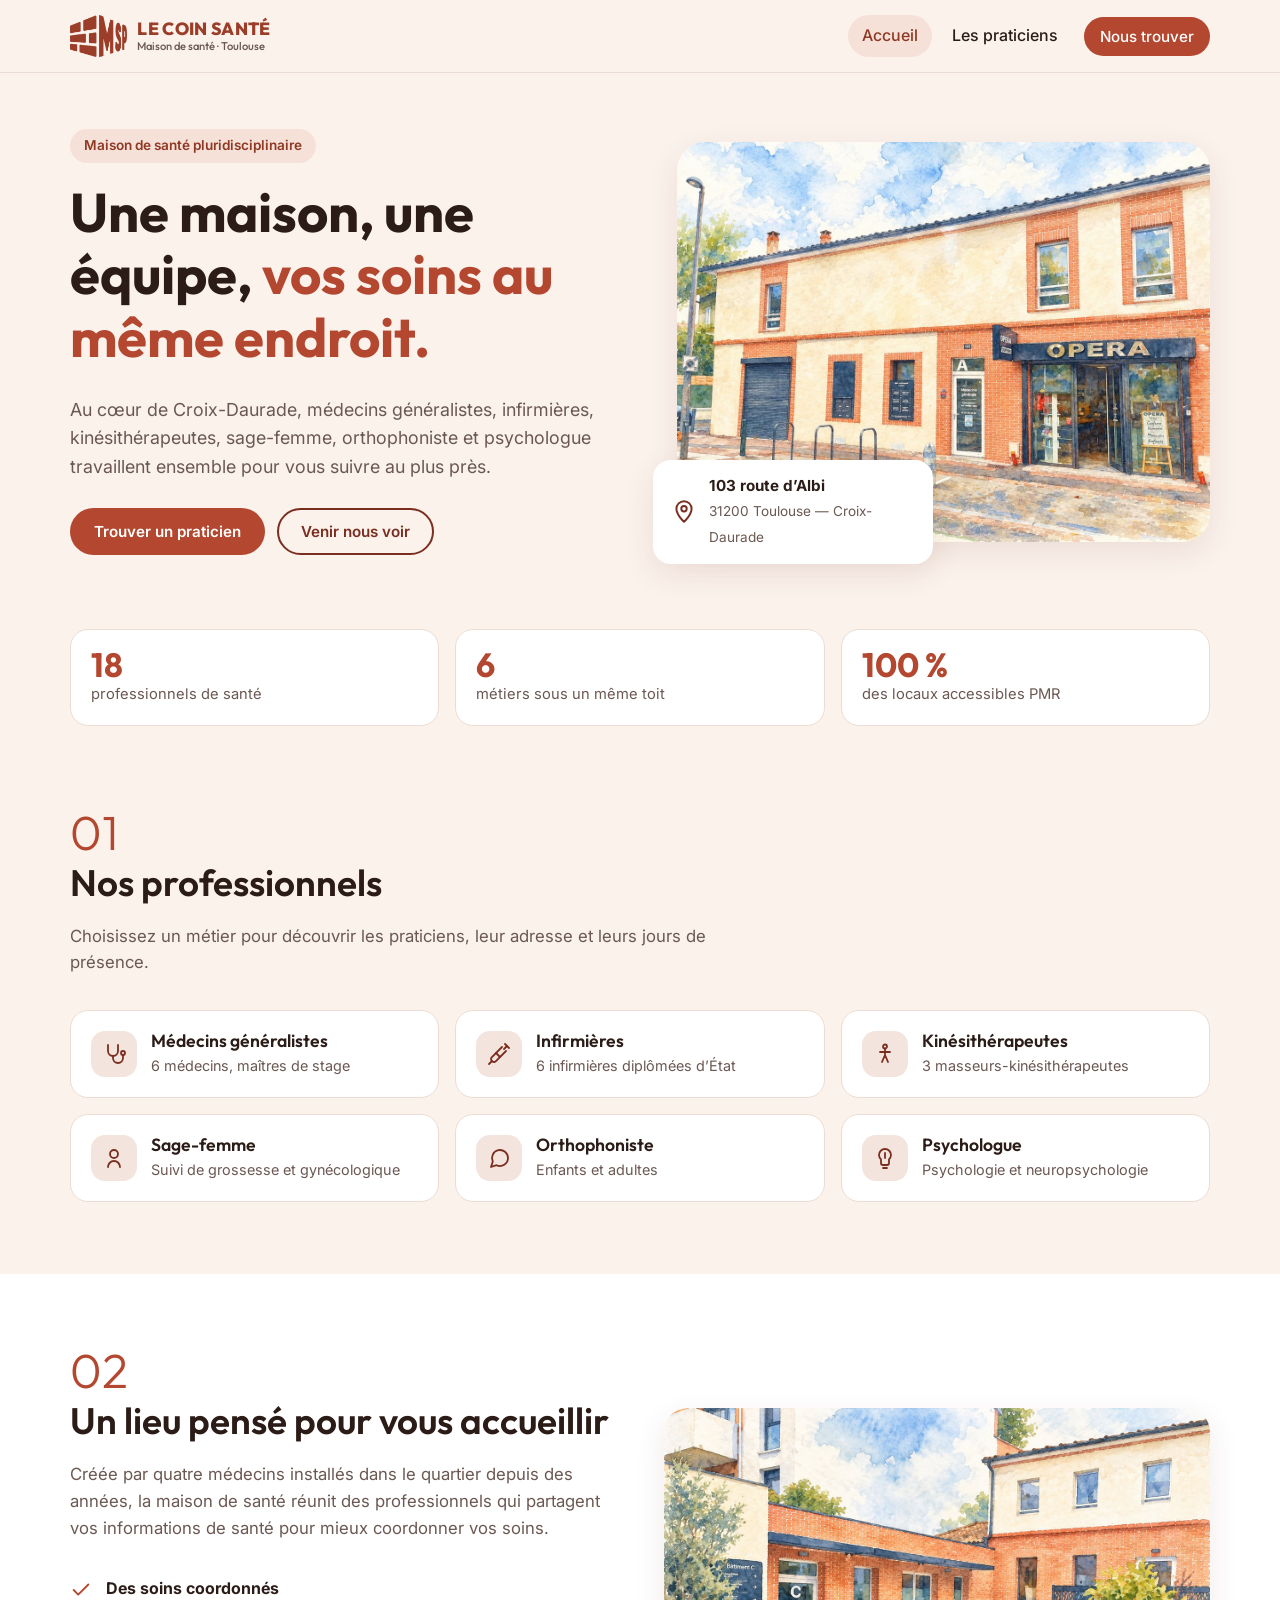
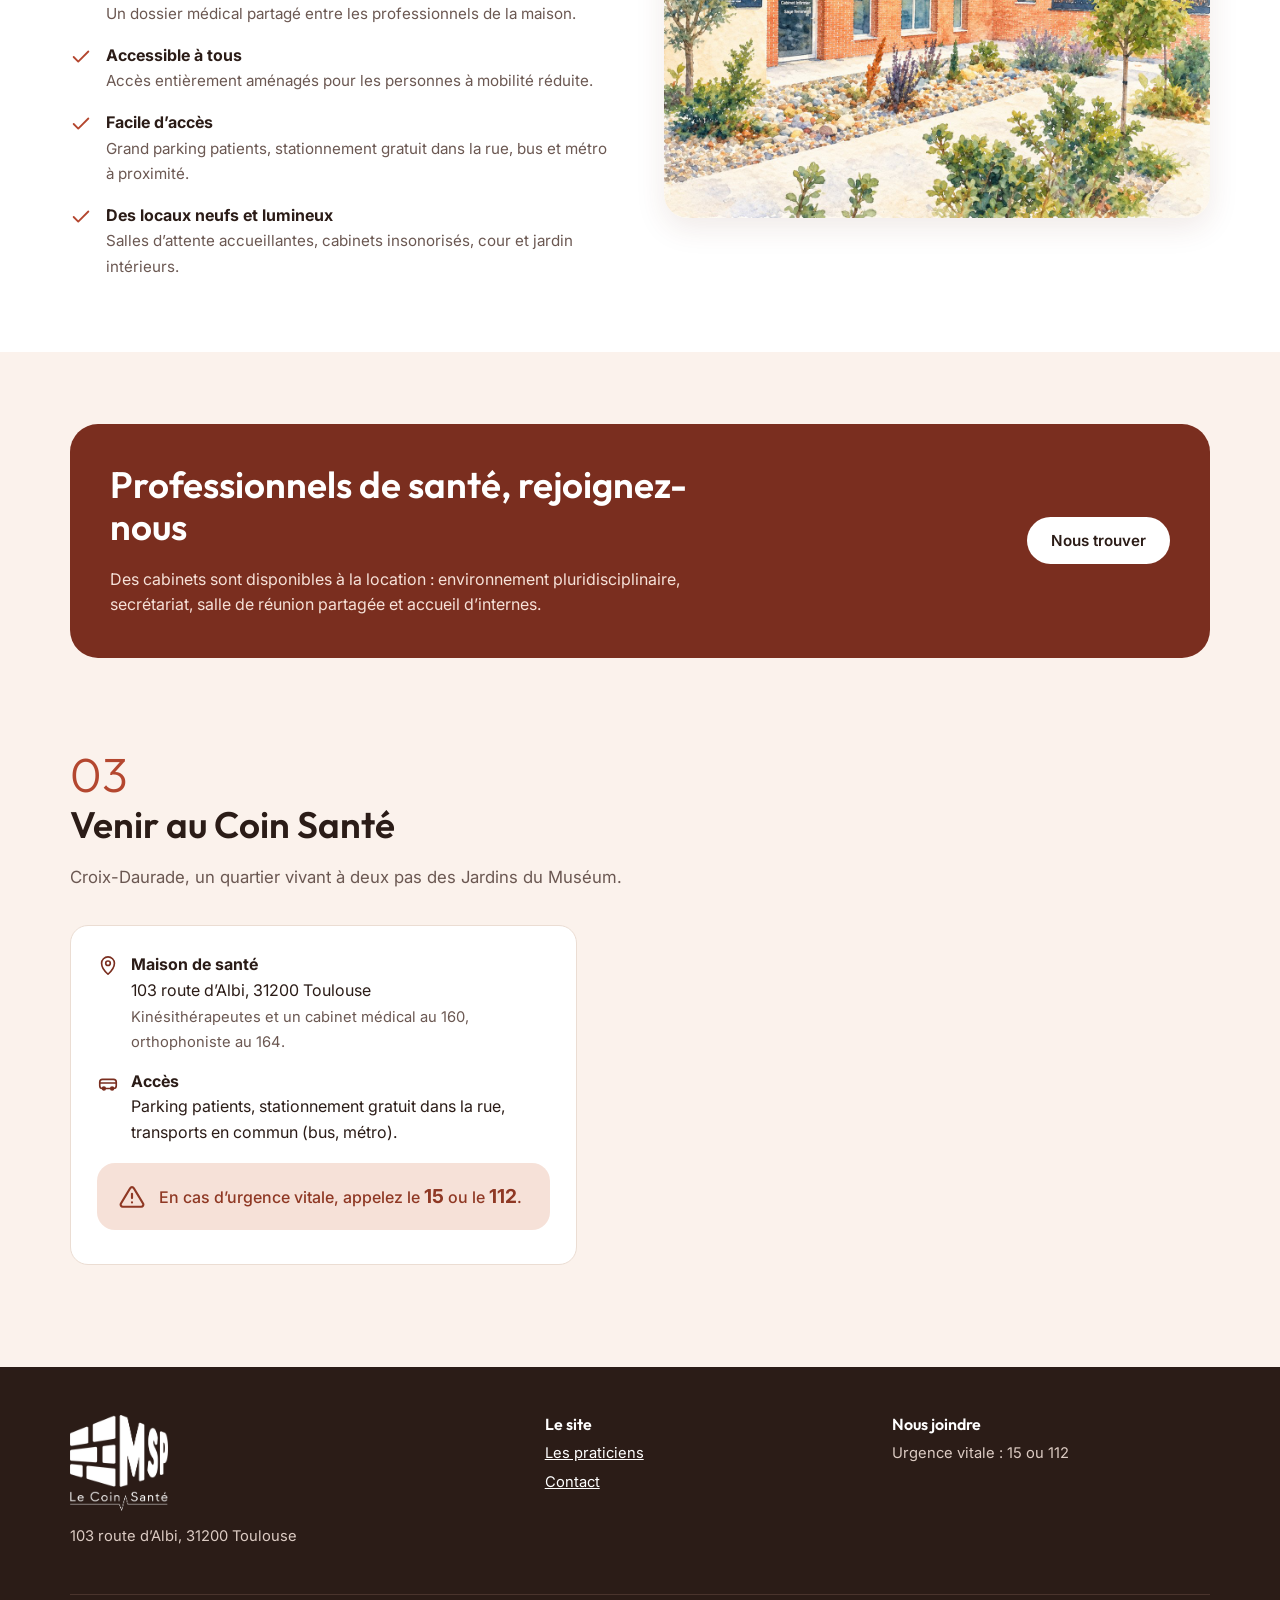
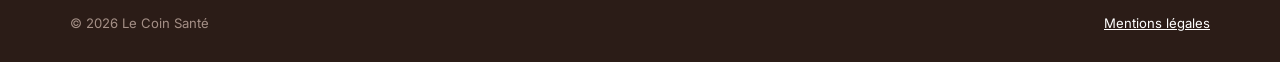
<file: index.html>
<!doctype html>
<html lang="fr">
<head>
  <meta charset="utf-8">
  <meta name="viewport" content="width=device-width, initial-scale=1">
  <title>Le Coin Santé — Maison de santé pluridisciplinaire, Toulouse Croix-Daurade</title>
  <meta name="description" content="Maison de santé pluridisciplinaire au 103 route d’Albi à Toulouse (Croix-Daurade) : médecins généralistes, infirmières, kinésithérapeutes, sage-femme, orthophoniste et psychologue.">
  <link rel="icon" href="assets/favicon.png" type="image/png">
  <link rel="preconnect" href="https://fonts.googleapis.com">
  <link rel="preconnect" href="https://fonts.gstatic.com" crossorigin>
  <link href="https://fonts.googleapis.com/css2?family=Inter:wght@400;500;600&family=Outfit:wght@300;500;600;700;800&display=swap" rel="stylesheet">
  <link rel="stylesheet" href="css/style.css">
</head>
<body>
<a class="lien-evitement" href="#contenu">Aller au contenu</a>

<header class="entete">
  <div class="conteneur">
    <a class="marque" href="index.html">
      <img src="assets/logo-symbole.png" alt="" width="218" height="160">
      <span class="marque-texte">LE COIN SANTÉ<small>Maison de santé · Toulouse</small></span>
    </a>
    <button class="burger" aria-label="Menu" aria-expanded="false" aria-controls="nav">
      <svg width="26" height="26" viewBox="0 0 24 24" fill="none" stroke="currentColor" stroke-width="2" stroke-linecap="round"><path d="M4 7h16M4 12h16M4 17h16"/></svg>
    </button>
    <nav class="nav" id="nav">
      <a href="index.html" aria-current="page">Accueil</a>
      <a href="praticiens.html">Les praticiens</a>
      <a class="btn btn-plein" href="contact.html">Nous trouver</a>
    </nav>
  </div>
</header>

<main id="contenu">

  <section class="hero">
    <div class="conteneur">
      <div>
        <span class="surtitre">Maison de santé pluridisciplinaire</span>
        <h1>Une maison, une équipe, <span class="accent">vos soins au même endroit.</span></h1>
        <p class="chapo">Au cœur de Croix-Daurade, médecins généralistes, infirmières, kinésithérapeutes, sage-femme, orthophoniste et psychologue travaillent ensemble pour vous suivre au plus près.</p>
        <div class="hero-actions">
          <a class="btn btn-plein" href="praticiens.html">Trouver un praticien</a>
          <a class="btn btn-contour" href="#acces">Venir nous voir</a>
        </div>
      </div>
      <div class="hero-visuel">
        <img src="assets/img/facade-aquarelle.jpg" alt="Aquarelle de la façade du Coin Santé, au 103 route d’Albi" width="1200" height="900">
        <div class="hero-carte">
          <svg class="ico" width="26" height="26" viewBox="0 0 24 24" fill="none" stroke="currentColor" stroke-width="1.8" stroke-linecap="round" stroke-linejoin="round" aria-hidden="true"><path d="M12 21s7-6.2 7-12a7 7 0 0 0-14 0c0 5.8 7 12 7 12z"/><circle cx="12" cy="9" r="2.5"/></svg>
          <div><strong>103 route d’Albi</strong><span>31200 Toulouse — Croix-Daurade</span></div>
        </div>
      </div>
    </div>
  </section>

  <section class="chiffres" aria-label="La maison en chiffres">
    <div class="conteneur">
      <div class="chiffre"><b>18</b><span>professionnels de santé</span></div>
      <div class="chiffre"><b>6</b><span>métiers sous un même toit</span></div>
      <div class="chiffre"><b>100 %</b><span>des locaux accessibles PMR</span></div>
    </div>
  </section>

  <section class="section">
    <div class="conteneur">
      <div class="section-tete">
        <span class="numero">01</span>
        <h2>Nos professionnels</h2>
        <p>Choisissez un métier pour découvrir les praticiens, leur adresse et leurs jours de présence.</p>
      </div>
      <div class="metiers">
        <a class="metier" href="praticiens.html#medecins">
          <span class="pastille"><svg width="24" height="24" viewBox="0 0 24 24" fill="none" stroke="currentColor" stroke-width="1.8" stroke-linecap="round" stroke-linejoin="round" aria-hidden="true"><path d="M6 3v6a5 5 0 0 0 10 0V3"/><path d="M11 14v2a5 5 0 0 0 10 0v-3"/><circle cx="21" cy="11" r="2"/></svg></span>
          <div><h3>Médecins généralistes</h3><p>6 médecins, maîtres de stage</p></div>
        </a>
        <a class="metier" href="praticiens.html#infirmiers">
          <span class="pastille"><svg width="24" height="24" viewBox="0 0 24 24" fill="none" stroke="currentColor" stroke-width="1.8" stroke-linecap="round" stroke-linejoin="round" aria-hidden="true"><path d="m18 2 4 4"/><path d="m17 7 3-3"/><path d="M19 9 8.7 19.3a2.4 2.4 0 0 1-3.4 0l-.6-.6a2.4 2.4 0 0 1 0-3.4L15 5"/><path d="m9 11 4 4"/><path d="m5 19-3 3"/></svg></span>
          <div><h3>Infirmières</h3><p>6 infirmières diplômées d’État</p></div>
        </a>
        <a class="metier" href="praticiens.html#kines">
          <span class="pastille"><svg width="24" height="24" viewBox="0 0 24 24" fill="none" stroke="currentColor" stroke-width="1.8" stroke-linecap="round" stroke-linejoin="round" aria-hidden="true"><circle cx="12" cy="4.5" r="2"/><path d="M12 7v6l-3 7M12 13l3 7M7 10h10"/></svg></span>
          <div><h3>Kinésithérapeutes</h3><p>3 masseurs-kinésithérapeutes</p></div>
        </a>
        <a class="metier" href="praticiens.html#sages-femmes">
          <span class="pastille"><svg width="24" height="24" viewBox="0 0 24 24" fill="none" stroke="currentColor" stroke-width="1.8" stroke-linecap="round" stroke-linejoin="round" aria-hidden="true"><circle cx="12" cy="8" r="4"/><path d="M6 21a6 6 0 0 1 12 0"/></svg></span>
          <div><h3>Sage-femme</h3><p>Suivi de grossesse et gynécologique</p></div>
        </a>
        <a class="metier" href="praticiens.html#orthophonistes">
          <span class="pastille"><svg width="24" height="24" viewBox="0 0 24 24" fill="none" stroke="currentColor" stroke-width="1.8" stroke-linecap="round" stroke-linejoin="round" aria-hidden="true"><path d="M21 12a8 8 0 0 1-11.5 7.2L4 21l1.8-5.5A8 8 0 1 1 21 12z"/></svg></span>
          <div><h3>Orthophoniste</h3><p>Enfants et adultes</p></div>
        </a>
        <a class="metier" href="praticiens.html#psychologues">
          <span class="pastille"><svg width="24" height="24" viewBox="0 0 24 24" fill="none" stroke="currentColor" stroke-width="1.8" stroke-linecap="round" stroke-linejoin="round" aria-hidden="true"><path d="M12 3a6 6 0 0 0-6 6c0 2 .9 3.2 2 4.3V17a2 2 0 0 0 2 2h4a2 2 0 0 0 2-2v-3.7c1.1-1.1 2-2.3 2-4.3a6 6 0 0 0-6-6z"/><path d="M10 22h4M12 7v5"/></svg></span>
          <div><h3>Psychologue</h3><p>Psychologie et neuropsychologie</p></div>
        </a>
      </div>
    </div>
  </section>

  <section class="section" style="background: var(--surface);">
    <div class="conteneur deux-colonnes">
      <div>
        <div class="section-tete">
          <span class="numero">02</span>
          <h2>Un lieu pensé pour vous accueillir</h2>
          <p>Créée par quatre médecins installés dans le quartier depuis des années, la maison de santé réunit des professionnels qui partagent vos informations de santé pour mieux coordonner vos soins.</p>
        </div>
        <ul class="atouts">
          <li><svg class="ico" width="22" height="22" viewBox="0 0 24 24" fill="none" stroke="currentColor" stroke-width="2" stroke-linecap="round" stroke-linejoin="round" aria-hidden="true"><path d="M20 6 9 17l-5-5"/></svg>
            <div><strong>Des soins coordonnés</strong><span>Un dossier médical partagé entre les professionnels de la maison.</span></div></li>
          <li><svg class="ico" width="22" height="22" viewBox="0 0 24 24" fill="none" stroke="currentColor" stroke-width="2" stroke-linecap="round" stroke-linejoin="round" aria-hidden="true"><path d="M20 6 9 17l-5-5"/></svg>
            <div><strong>Accessible à tous</strong><span>Accès entièrement aménagés pour les personnes à mobilité réduite.</span></div></li>
          <li><svg class="ico" width="22" height="22" viewBox="0 0 24 24" fill="none" stroke="currentColor" stroke-width="2" stroke-linecap="round" stroke-linejoin="round" aria-hidden="true"><path d="M20 6 9 17l-5-5"/></svg>
            <div><strong>Facile d’accès</strong><span>Grand parking patients, stationnement gratuit dans la rue, bus et métro à proximité.</span></div></li>
          <li><svg class="ico" width="22" height="22" viewBox="0 0 24 24" fill="none" stroke="currentColor" stroke-width="2" stroke-linecap="round" stroke-linejoin="round" aria-hidden="true"><path d="M20 6 9 17l-5-5"/></svg>
            <div><strong>Des locaux neufs et lumineux</strong><span>Salles d’attente accueillantes, cabinets insonorisés, cour et jardin intérieurs.</span></div></li>
        </ul>
      </div>
      <img src="assets/img/cour-jardin.jpg" alt="Aquarelle de la cour intérieure et de son jardin, devant le bâtiment C (cabinet infirmier et sage-femme)" width="1280" height="960" loading="lazy">
    </div>
  </section>

  <section class="section">
    <div class="conteneur">
      <div class="bande-pro">
        <div>
          <h2>Professionnels de santé, rejoignez-nous</h2>
          <p>Des cabinets sont disponibles à la location : environnement pluridisciplinaire, secrétariat, salle de réunion partagée et accueil d’internes.</p>
        </div>
        <div class="actions"><a class="btn btn-blanc" href="contact.html">Nous trouver</a></div>
      </div>
    </div>
  </section>

  <section class="section" id="acces" style="padding-top: 20px;">
    <div class="conteneur">
      <div class="section-tete">
        <span class="numero">03</span>
        <h2>Venir au Coin Santé</h2>
        <p>Croix-Daurade, un quartier vivant à deux pas des Jardins du Muséum.</p>
      </div>
      <div class="acces">
        <div class="acces-infos">
          <ul>
            <li><svg class="ico" width="22" height="22" viewBox="0 0 24 24" fill="none" stroke="currentColor" stroke-width="1.8" stroke-linecap="round" stroke-linejoin="round" aria-hidden="true"><path d="M12 21s7-6.2 7-12a7 7 0 0 0-14 0c0 5.8 7 12 7 12z"/><circle cx="12" cy="9" r="2.5"/></svg>
              <div><strong>Maison de santé</strong><br>103 route d’Albi, 31200 Toulouse<br><span style="color:var(--encre-douce);font-size:.92rem;">Kinésithérapeutes et un cabinet médical au 160, orthophoniste au 164.</span></div></li>
            <li><svg class="ico" width="22" height="22" viewBox="0 0 24 24" fill="none" stroke="currentColor" stroke-width="1.8" stroke-linecap="round" stroke-linejoin="round" aria-hidden="true"><rect x="3" y="8" width="18" height="10" rx="3"/><circle cx="7.5" cy="18" r="1.5"/><circle cx="16.5" cy="18" r="1.5"/><path d="M3 12h18"/></svg>
              <div><strong>Accès</strong><br>Parking patients, stationnement gratuit dans la rue, transports en commun (bus, métro).</div></li>
          </ul>
          <div class="urgence" role="note">
            <svg width="26" height="26" viewBox="0 0 24 24" fill="none" stroke="currentColor" stroke-width="2" stroke-linecap="round" stroke-linejoin="round" aria-hidden="true"><path d="M12 9v4M12 17h.01"/><path d="M10.3 3.9 1.8 18a2 2 0 0 0 1.7 3h17a2 2 0 0 0 1.7-3L13.7 3.9a2 2 0 0 0-3.4 0z"/></svg>
            <span>En cas d’urgence vitale, appelez le <strong>15</strong> ou le <strong>112</strong>.</span>
          </div>
        </div>
        <iframe class="carte-plan" title="Plan d’accès : 103 route d’Albi, Toulouse" loading="lazy"
          src="https://www.openstreetmap.org/export/embed.html?bbox=1.4560%2C43.6305%2C1.4706%2C43.6376&amp;layer=mapnik&amp;marker=43.63405%2C1.46332"></iframe>
      </div>
    </div>
  </section>

</main>

<footer class="pied">
  <div class="conteneur">
    <div>
      <a class="marque marque-pied" href="index.html"><img src="assets/logo-complet-blanc.png" alt="Le Coin Santé, maison de santé pluridisciplinaire" width="245" height="240"></a>
      <p style="margin-top:14px;font-size:.92rem;">103 route d’Albi, 31200 Toulouse</p>
    </div>
    <div>
      <h3>Le site</h3>
      <ul><li><a href="praticiens.html">Les praticiens</a></li><li><a href="contact.html">Contact</a></li></ul>
    </div>
    <div>
      <h3>Nous joindre</h3>
      <ul><li>Urgence vitale : 15 ou 112</li></ul>
    </div>
    <div class="pied-bas"><span>© <span id="annee">2026</span> Le Coin Santé</span><a href="mentions-legales.html">Mentions légales</a></div>
  </div>
</footer>

<script src="js/main.js"></script>
</body>
</html>
</file>
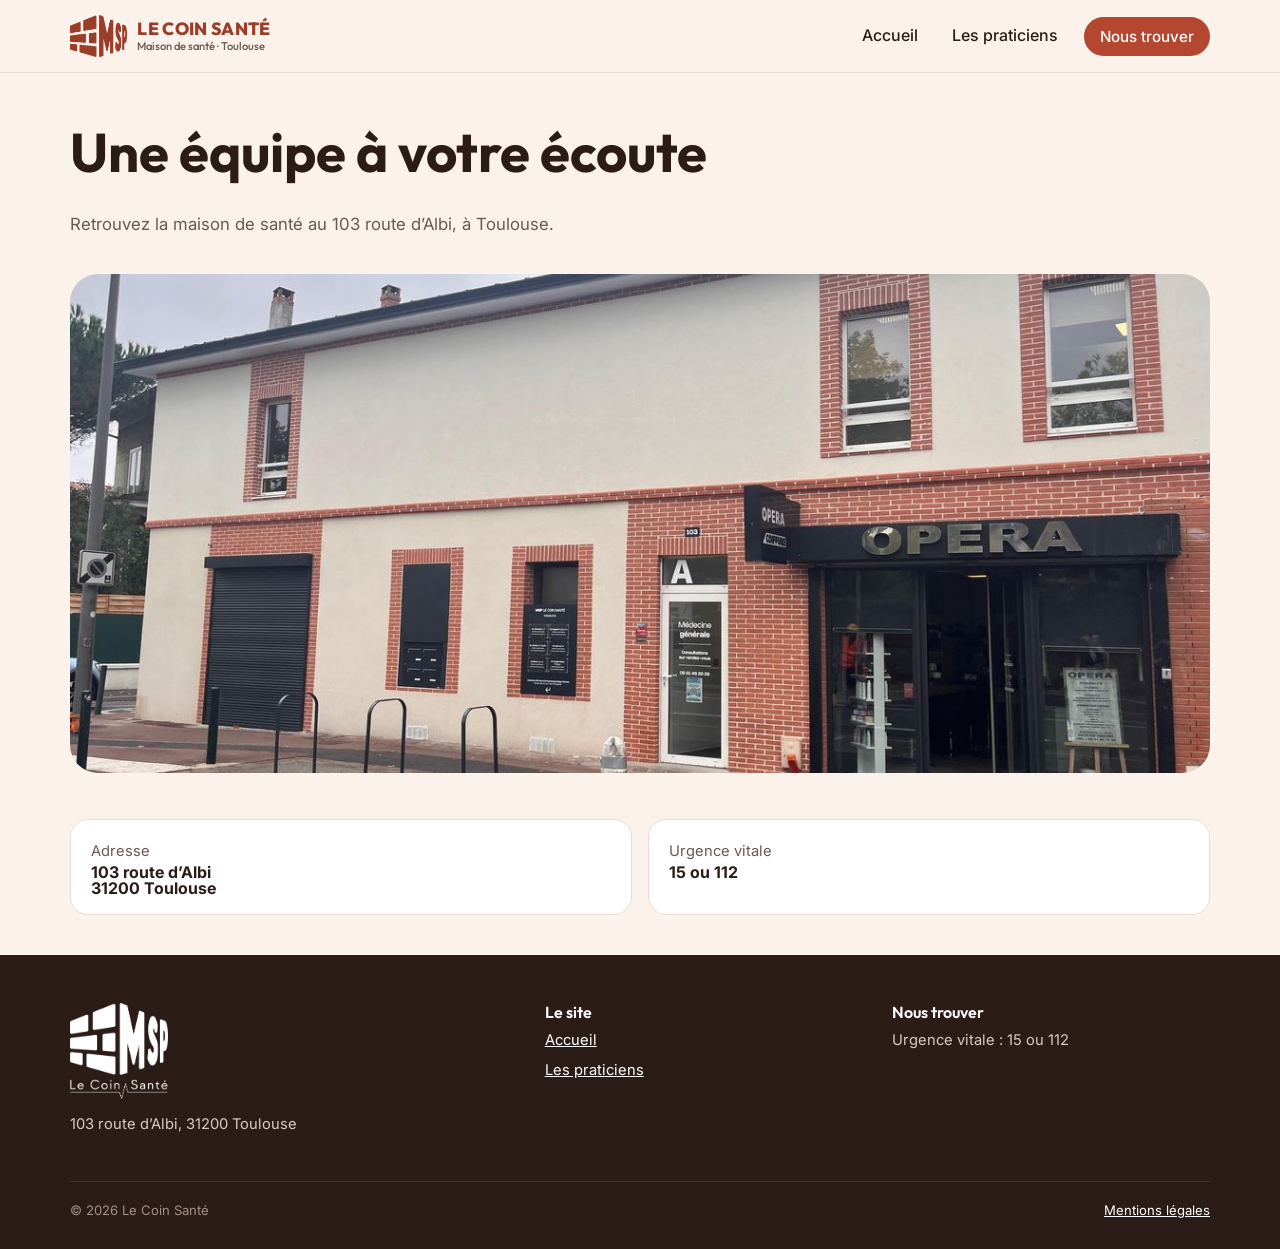
<file: contact.html>
<!doctype html>
<html lang="fr">
<head>
  <meta charset="utf-8">
  <meta name="viewport" content="width=device-width, initial-scale=1">
  <title>Nous trouver — Le Coin Santé, Toulouse</title>
  <meta name="description" content="Accès à la maison de santé Le Coin Santé, 103 route d’Albi à Toulouse.">
  <link rel="icon" href="assets/favicon.png" type="image/png">
  <link rel="preconnect" href="https://fonts.googleapis.com">
  <link rel="preconnect" href="https://fonts.gstatic.com" crossorigin>
  <link href="https://fonts.googleapis.com/css2?family=Inter:wght@400;500;600&family=Outfit:wght@300;500;600;700;800&display=swap" rel="stylesheet">
  <link rel="stylesheet" href="css/style.css">
</head>
<body>
<a class="lien-evitement" href="#contenu">Aller au contenu</a>

<header class="entete">
  <div class="conteneur">
    <a class="marque" href="index.html">
      <img src="assets/logo-symbole.png" alt="" width="218" height="160">
      <span class="marque-texte">LE COIN SANTÉ<small>Maison de santé · Toulouse</small></span>
    </a>
    <button class="burger" aria-label="Menu" aria-expanded="false" aria-controls="nav">
      <svg width="26" height="26" viewBox="0 0 24 24" fill="none" stroke="currentColor" stroke-width="2" stroke-linecap="round"><path d="M4 7h16M4 12h16M4 17h16"/></svg>
    </button>
    <nav class="nav" id="nav">
      <a href="index.html">Accueil</a>
      <a href="praticiens.html">Les praticiens</a>
      <a class="btn btn-plein" href="contact.html" aria-current="page">Nous trouver</a>
    </nav>
  </div>
</header>

<main id="contenu" class="conteneur">
  <div class="page-tete">
    <h1>Une équipe à votre écoute</h1>
    <p>Retrouvez la maison de santé au 103 route d’Albi, à Toulouse.</p>
  </div>

  <div class="contact">
    <div class="contact-visuel">
      <img src="assets/img/entree.jpg" alt="L’entrée de la maison de santé, au 103 route d’Albi" width="1200" height="900">
    </div>
  </div>

  <div class="contact-infos">
    <div class="chiffre"><span>Adresse</span><b>103 route d’Albi<br>31200 Toulouse</b></div>
    <div class="chiffre"><span>Urgence vitale</span><b>15 ou 112</b></div>
  </div>
</main>

<footer class="pied">
  <div class="conteneur">
    <div>
      <a class="marque marque-pied" href="index.html"><img src="assets/logo-complet-blanc.png" alt="Le Coin Santé, maison de santé pluridisciplinaire" width="245" height="240"></a>
      <p style="margin-top:14px;font-size:.92rem;">103 route d’Albi, 31200 Toulouse</p>
    </div>
    <div>
      <h3>Le site</h3>
      <ul><li><a href="index.html">Accueil</a></li><li><a href="praticiens.html">Les praticiens</a></li></ul>
    </div>
    <div>
      <h3>Nous trouver</h3>
      <ul><li>Urgence vitale : 15 ou 112</li></ul>
    </div>
    <div class="pied-bas"><span>© <span id="annee">2026</span> Le Coin Santé</span><a href="mentions-legales.html">Mentions légales</a></div>
  </div>
</footer>

<script src="js/main.js"></script>
</body>
</html>
</file>
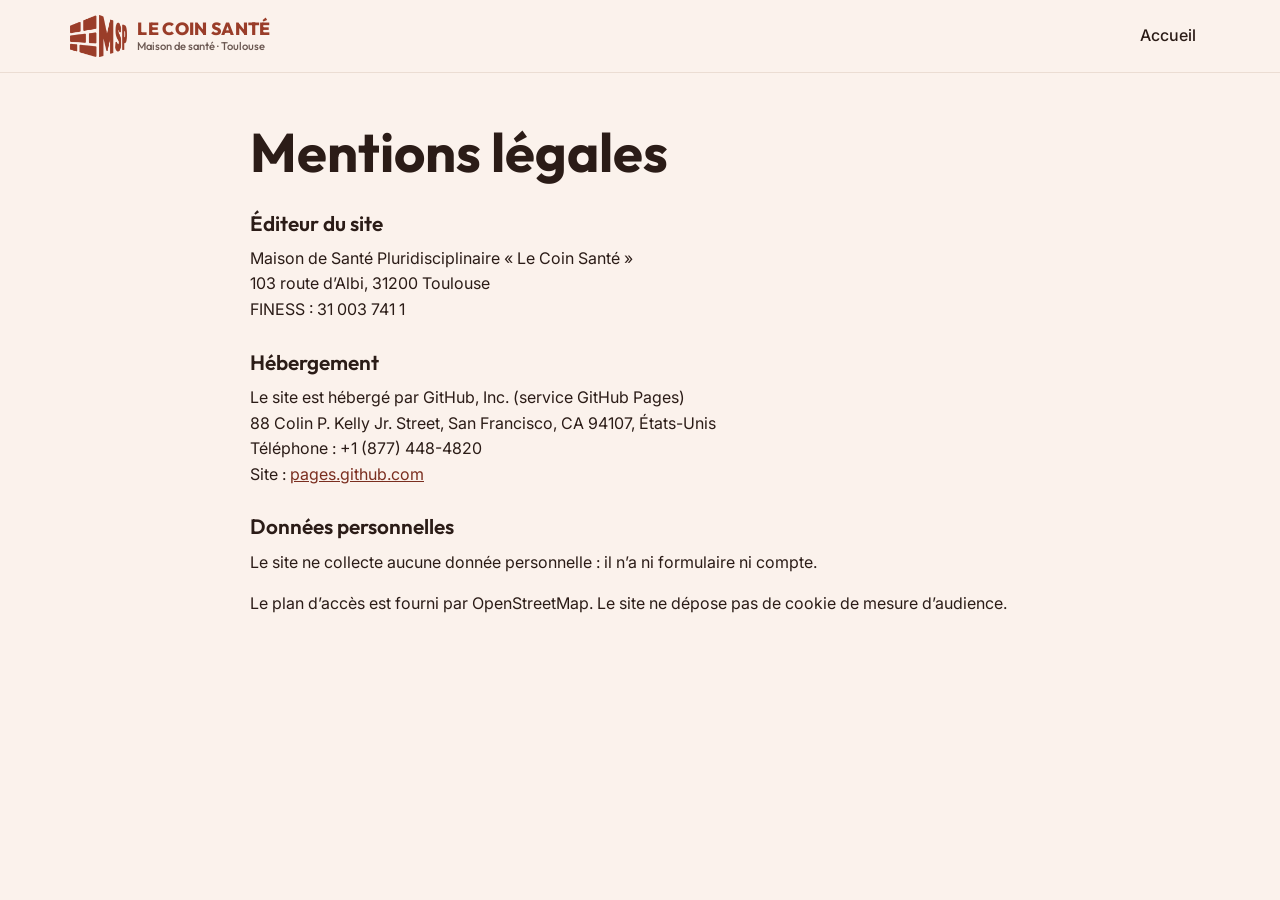
<file: mentions-legales.html>
<!doctype html>
<html lang="fr">
<head>
  <meta charset="utf-8">
  <meta name="viewport" content="width=device-width, initial-scale=1">
  <title>Mentions légales — Le Coin Santé</title>
  <meta name="robots" content="noindex">
  <link rel="icon" href="assets/favicon.png" type="image/png">
  <link href="https://fonts.googleapis.com/css2?family=Inter:wght@400;500;600&family=Outfit:wght@500;600;700;800&display=swap" rel="stylesheet">
  <link rel="stylesheet" href="css/style.css">
</head>
<body>
<header class="entete">
  <div class="conteneur">
    <a class="marque" href="index.html">
      <img src="assets/logo-symbole.png" alt="" width="218" height="160">
      <span class="marque-texte">LE COIN SANTÉ<small>Maison de santé · Toulouse</small></span>
    </a>
    <nav class="nav" id="nav" style="display:flex;position:static;flex-direction:row;padding:0;border:0;background:none;">
      <a href="index.html">Accueil</a>
    </nav>
  </div>
</header>

<main class="conteneur" style="max-width:780px;padding:48px 0 60px;">
  <h1>Mentions légales</h1>
  <h2 style="font-size:1.3rem;margin-top:28px;">Éditeur du site</h2>
  <p>Maison de Santé Pluridisciplinaire « Le Coin Santé »<br>103 route d’Albi, 31200 Toulouse<br>
  FINESS : 31 003 741 1</p>

  <h2 style="font-size:1.3rem;margin-top:28px;">Hébergement</h2>
  <p>Le site est hébergé par GitHub, Inc. (service GitHub Pages)<br>88 Colin P. Kelly Jr. Street, San Francisco, CA 94107, États-Unis<br>
  Téléphone : +1 (877) 448-4820<br>Site : <a href="https://pages.github.com" rel="noopener" target="_blank">pages.github.com</a></p>

  <h2 style="font-size:1.3rem;margin-top:28px;">Données personnelles</h2>
  <p>Le site ne collecte aucune donnée personnelle : il n’a ni formulaire ni compte.</p>
  <p>Le plan d’accès est fourni par OpenStreetMap. Le site ne dépose pas de cookie de mesure d’audience.</p>

</main>
<script src="js/main.js"></script>
</body>
</html>
</file>
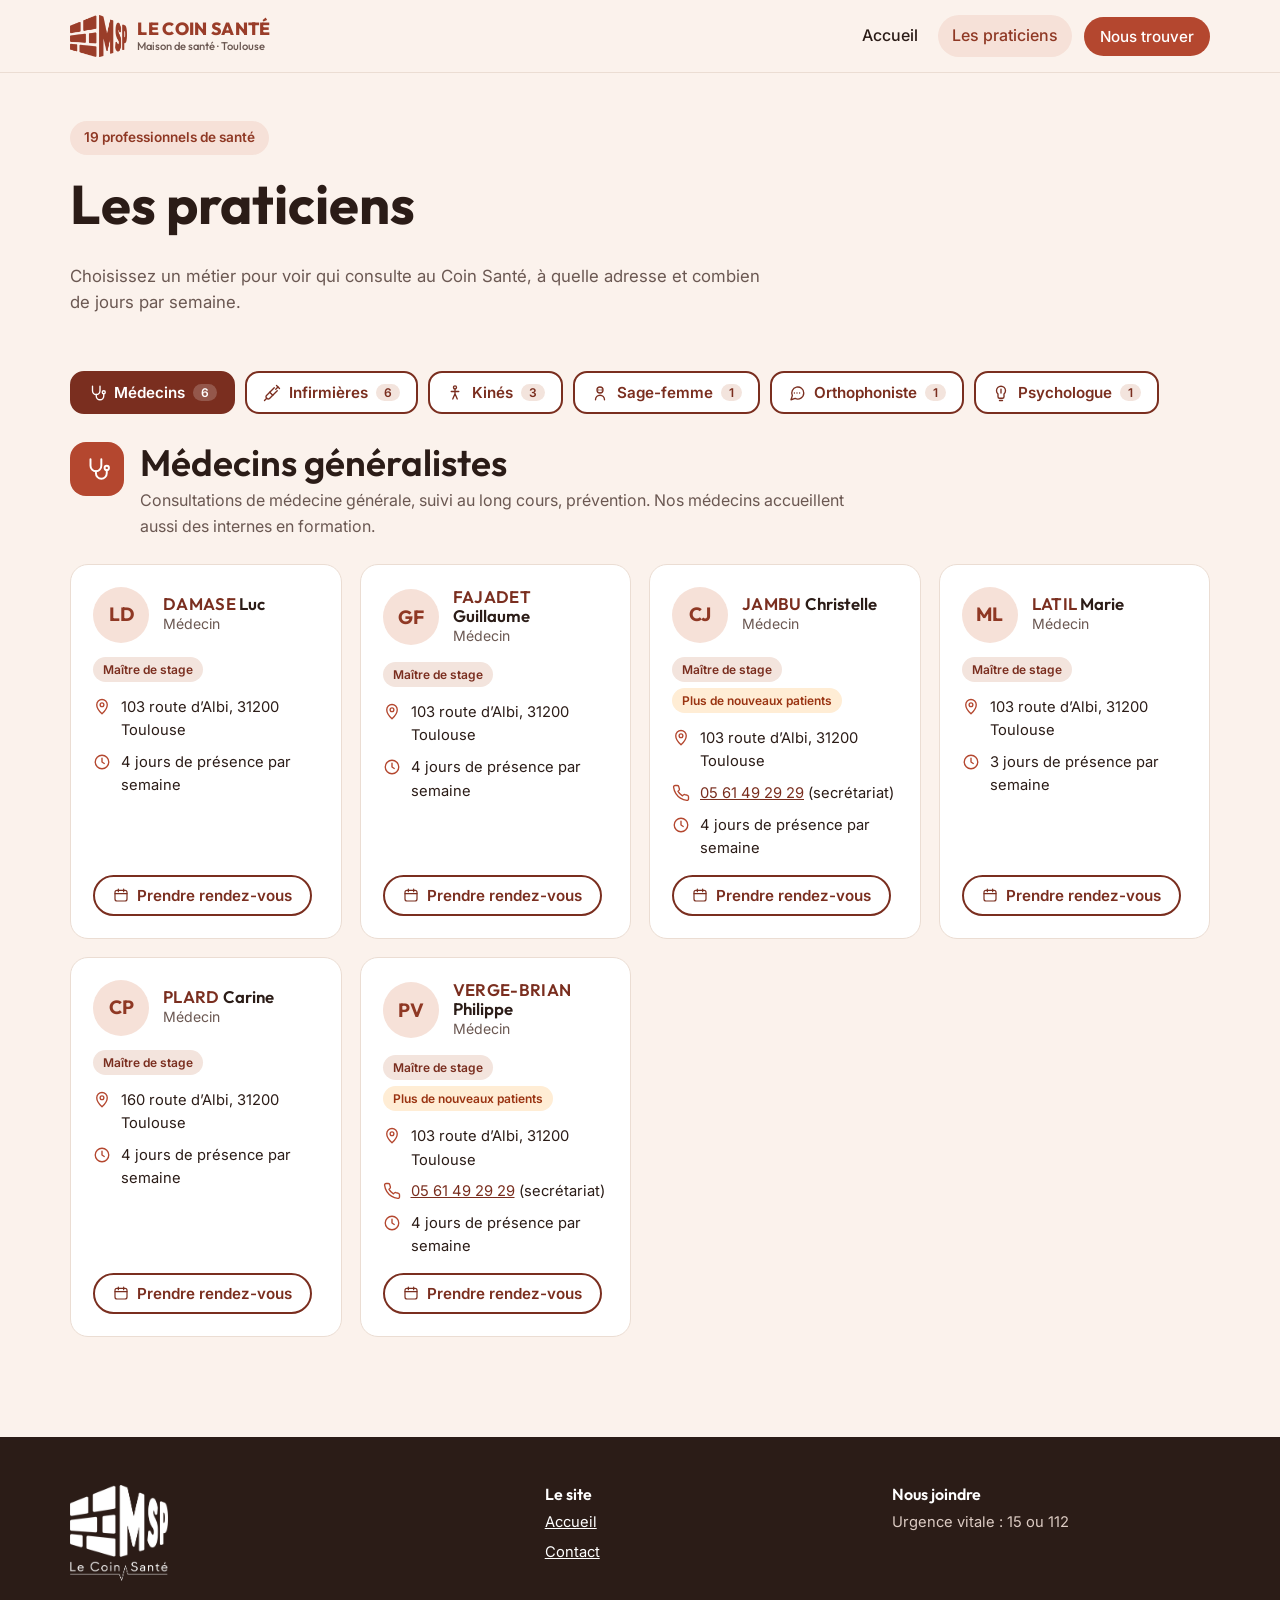
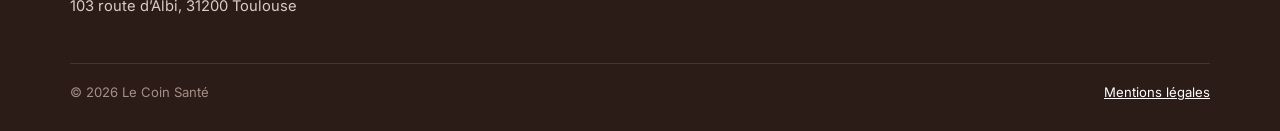
<file: praticiens.html>
<!doctype html>
<html lang="fr">
<head>
  <meta charset="utf-8">
  <meta name="viewport" content="width=device-width, initial-scale=1">
  <title>Les praticiens — Le Coin Santé, Toulouse</title>
  <meta name="description" content="Médecins généralistes, infirmières, kinésithérapeutes, sage-femme, orthophoniste et psychologue de la maison de santé Le Coin Santé, route d’Albi à Toulouse.">
  <link rel="icon" href="assets/favicon.png" type="image/png">
  <link rel="preconnect" href="https://fonts.googleapis.com">
  <link rel="preconnect" href="https://fonts.gstatic.com" crossorigin>
  <link href="https://fonts.googleapis.com/css2?family=Inter:wght@400;500;600&family=Outfit:wght@300;500;600;700;800&display=swap" rel="stylesheet">
  <link rel="stylesheet" href="css/style.css">
</head>
<body>
<a class="lien-evitement" href="#contenu">Aller au contenu</a>

<header class="entete">
  <div class="conteneur">
    <a class="marque" href="index.html">
      <img src="assets/logo-symbole.png" alt="" width="218" height="160">
      <span class="marque-texte">LE COIN SANTÉ<small>Maison de santé · Toulouse</small></span>
    </a>
    <button class="burger" aria-label="Menu" aria-expanded="false" aria-controls="nav">
      <svg width="26" height="26" viewBox="0 0 24 24" fill="none" stroke="currentColor" stroke-width="2" stroke-linecap="round"><path d="M4 7h16M4 12h16M4 17h16"/></svg>
    </button>
    <nav class="nav" id="nav">
      <a href="index.html">Accueil</a>
      <a href="praticiens.html" aria-current="page">Les praticiens</a>
      <a class="btn btn-plein" href="contact.html">Nous trouver</a>
    </nav>
  </div>
</header>

<main id="contenu" class="conteneur">
  <div class="page-tete">
    <span class="surtitre">19 professionnels de santé</span>
    <h1>Les praticiens</h1>
    <p>Choisissez un métier pour voir qui consulte au Coin Santé, à quelle adresse et combien de jours par semaine.</p>
  </div>

  <div class="onglets" id="onglets" role="tablist" aria-label="Métiers"></div>
  <section id="panneau" role="tabpanel" aria-live="polite"></section>
</main>

<footer class="pied">
  <div class="conteneur">
    <div>
      <a class="marque marque-pied" href="index.html"><img src="assets/logo-complet-blanc.png" alt="Le Coin Santé, maison de santé pluridisciplinaire" width="245" height="240"></a>
      <p style="margin-top:14px;font-size:.92rem;">103 route d’Albi, 31200 Toulouse</p>
    </div>
    <div>
      <h3>Le site</h3>
      <ul><li><a href="index.html">Accueil</a></li><li><a href="contact.html">Contact</a></li></ul>
    </div>
    <div>
      <h3>Nous joindre</h3>
      <ul><li>Urgence vitale : 15 ou 112</li></ul>
    </div>
    <div class="pied-bas"><span>© <span id="annee">2026</span> Le Coin Santé</span><a href="mentions-legales.html">Mentions légales</a></div>
  </div>
</footer>

<script src="js/praticiens.js"></script>
<script src="js/main.js"></script>
</body>
</html>
</file>
<file: css/style.css>
/* =============================================================
   Le Coin Santé — charte de la brochure : orange + bleu sur crème
   ============================================================= */
:root {
  --orange: #B4472F;
  --orange-fonce: #8F3824;
  --orange-pale: #F6E1D8;
  --bleu: #7A2E1F;
  --bleu-pale: #F3E4DD;
  --creme: #FBF2EC;
  --surface: #FFFFFF;
  --encre: #2B1C17;
  --encre-douce: #6B5852;
  --trait: #EBDDD3;
  --rayon: 18px;
  --ombre: 0 10px 30px rgba(110, 45, 30, 0.10);
  --largeur: 1140px;
}

*, *::before, *::after { box-sizing: border-box; }
html { scroll-behavior: smooth; }
body {
  margin: 0;
  font-family: "Inter", system-ui, sans-serif;
  font-size: 16px;
  line-height: 1.6;
  color: var(--encre);
  background: var(--creme);
}
img { max-width: 100%; height: auto; display: block; }
a { color: var(--bleu); }
h1, h2, h3 { font-family: "Outfit", "Inter", sans-serif; line-height: 1.15; margin: 0 0 .5em; }
h1 { font-size: clamp(2.1rem, 5vw, 3.4rem); font-weight: 700; }
h2 { font-size: clamp(1.6rem, 3.4vw, 2.3rem); font-weight: 600; }
h3 { font-size: 1.1rem; font-weight: 600; }
p { margin: 0 0 1em; }

.conteneur { width: min(100% - 32px, var(--largeur)); margin-inline: auto; }
.lien-evitement { position: absolute; left: -999px; top: 8px; background: var(--encre); color: #fff; padding: 8px 12px; border-radius: 8px; z-index: 100; }
.lien-evitement:focus { left: 8px; }
:focus-visible { outline: 3px solid var(--bleu); outline-offset: 2px; }

/* ===== En-tête ===== */
.entete {
  position: sticky; top: 0; z-index: 50;
  background: rgba(251, 242, 236, 0.92);
  backdrop-filter: blur(8px);
  border-bottom: 1px solid var(--trait);
}
.entete .conteneur { display: flex; align-items: center; justify-content: space-between; height: 72px; }
.marque { display: flex; align-items: center; gap: 10px; text-decoration: none; color: var(--encre); }
.marque img { height: 42px; width: auto; }
.marque-pied img { height: 96px; }
.marque-texte { font-family: "Outfit", sans-serif; font-weight: 800; font-size: 1.1rem; letter-spacing: .02em; color: #9A3D29; line-height: 1; } /* couleur du logo */
.marque-texte small { display: block; font-weight: 500; font-size: .7rem; letter-spacing: 0; color: var(--encre-douce); margin-top: 3px; }
.nav { display: flex; gap: 6px; align-items: center; }
.nav a { text-decoration: none; color: var(--encre); font-weight: 500; padding: 8px 14px; border-radius: 999px; }
.nav a:hover { background: var(--orange-pale); }
.nav a[aria-current="page"] { color: var(--orange-fonce); background: var(--orange-pale); }
.nav .btn { margin-left: 6px; }
.nav a.btn-plein, .nav a.btn-plein[aria-current="page"] { color: #fff; background: var(--orange); }
.nav a.btn-plein:hover { background: var(--orange-fonce); }
.burger { display: none; background: none; border: 0; padding: 8px; cursor: pointer; color: var(--encre); }

/* ===== Boutons ===== */
.btn {
  display: inline-flex; align-items: center; justify-content: center; gap: 8px;
  font: 600 .95rem "Inter", sans-serif; text-decoration: none; cursor: pointer;
  padding: 12px 22px; border-radius: 999px; border: 2px solid transparent; transition: .15s;
}
.btn-plein { background: var(--orange); color: #fff; }
.btn-plein:hover { background: var(--orange-fonce); }
.btn-contour { background: transparent; color: var(--bleu); border-color: var(--bleu); }
.btn-contour:hover { background: var(--bleu); color: #fff; }
.btn-blanc { background: #fff; color: var(--encre); }
.btn-blanc:hover { background: var(--orange-pale); }

/* ===== Accueil ===== */
.hero { padding: 56px 0 40px; }
.hero .conteneur { display: grid; grid-template-columns: 1.05fr 1fr; gap: 48px; align-items: center; }
.surtitre { display: inline-flex; align-items: center; gap: 8px; font-weight: 600; color: var(--orange-fonce); background: var(--orange-pale); padding: 6px 14px; border-radius: 999px; font-size: .85rem; margin-bottom: 18px; }
.hero h1 .accent { color: var(--orange); }
.hero p.chapo { font-size: 1.12rem; color: var(--encre-douce); max-width: 34em; }
.hero-actions { display: flex; flex-wrap: wrap; gap: 12px; margin-top: 26px; }
.hero-visuel { position: relative; }
.hero-visuel img { border-radius: 28px; box-shadow: var(--ombre); aspect-ratio: 4 / 3; object-fit: cover; width: 100%; }
.hero-carte {
  position: absolute; left: -24px; bottom: -22px; background: var(--surface); border-radius: var(--rayon);
  box-shadow: var(--ombre); padding: 14px 18px; display: flex; gap: 12px; align-items: center; max-width: 280px;
}
.hero-carte .ico { color: var(--bleu); flex: none; }
.hero-carte strong { display: block; font-size: .95rem; }
.hero-carte span { font-size: .85rem; color: var(--encre-douce); }

.chiffres { padding: 34px 0 10px; }
.chiffres .conteneur { display: grid; grid-template-columns: repeat(3, 1fr); gap: 16px; }
.chiffre { background: var(--surface); border-radius: var(--rayon); padding: 18px 20px; border: 1px solid var(--trait); }
.chiffre b { display: block; font-family: "Outfit", sans-serif; font-size: 2.1rem; color: var(--orange); line-height: 1; }
.chiffre span { color: var(--encre-douce); font-size: .92rem; }

.section { padding: 72px 0; }
.section-tete { max-width: 40em; margin-bottom: 34px; }
.section-tete .numero { font-family: "Outfit", sans-serif; font-weight: 300; font-size: 3rem; color: var(--orange); line-height: 1; display: block; margin-bottom: 6px; }
.section-tete p { color: var(--encre-douce); font-size: 1.05rem; }

.metiers { display: grid; grid-template-columns: repeat(3, 1fr); gap: 16px; }
.metier {
  display: flex; gap: 14px; align-items: flex-start; text-decoration: none; color: var(--encre);
  background: var(--surface); border: 1px solid var(--trait); border-radius: var(--rayon); padding: 20px; transition: .15s;
}
.metier:hover { border-color: var(--orange); transform: translateY(-2px); box-shadow: var(--ombre); }
.metier .pastille { flex: none; width: 46px; height: 46px; border-radius: 14px; display: grid; place-items: center; background: var(--bleu-pale); color: var(--bleu); }
.metier h3 { margin-bottom: 2px; }
.metier p { margin: 0; color: var(--encre-douce); font-size: .9rem; }
.metier.mis-en-avant { background: var(--orange); color: #fff; border-color: var(--orange); }
.metier.mis-en-avant p { color: #F8E4DA; }
.metier.mis-en-avant .pastille { background: rgba(255,255,255,.18); color: #fff; }

.deux-colonnes { display: grid; grid-template-columns: 1fr 1fr; gap: 48px; align-items: center; }
.deux-colonnes img { border-radius: 24px; box-shadow: var(--ombre); aspect-ratio: 4 / 3; object-fit: cover; width: 100%; }
.atouts { list-style: none; padding: 0; margin: 0; display: grid; gap: 16px; }
.atouts li { display: flex; gap: 14px; }
.atouts .ico { color: var(--orange); flex: none; margin-top: 3px; }
.atouts strong { display: block; }
.atouts span { color: var(--encre-douce); font-size: .95rem; }

.bande-pro { background: var(--bleu); color: #fff; border-radius: 28px; padding: 40px; display: grid; grid-template-columns: 1.4fr 1fr; gap: 30px; align-items: center; }
.bande-pro h2 { color: #fff; }
.bande-pro p { color: #F6E1D8; margin: 0; }
.bande-pro .actions { display: flex; justify-content: flex-end; }

.acces { display: grid; grid-template-columns: 1fr 1.2fr; gap: 24px; }
.acces-infos { background: var(--surface); border-radius: var(--rayon); padding: 26px; border: 1px solid var(--trait); }
.acces-infos ul { list-style: none; padding: 0; margin: 0 0 18px; display: grid; gap: 14px; }
.acces-infos li { display: flex; gap: 12px; }
.acces-infos .ico { color: var(--bleu); flex: none; margin-top: 3px; }
.carte-plan { border: 0; width: 100%; height: 100%; min-height: 340px; border-radius: var(--rayon); }

.urgence { background: var(--orange-pale); border-radius: var(--rayon); padding: 18px 22px; display: flex; gap: 14px; align-items: center; color: var(--orange-fonce); font-weight: 500; }
.urgence strong { font-size: 1.2rem; }

/* ===== Page praticiens ===== */
.page-tete { padding: 48px 0 20px; }
.page-tete p { color: var(--encre-douce); max-width: 42em; font-size: 1.05rem; }
.onglets { display: flex; flex-wrap: wrap; gap: 10px; margin: 18px 0 28px; }
.onglet {
  display: inline-flex; align-items: center; gap: 8px; cursor: pointer;
  font: 600 .95rem "Inter", sans-serif; color: var(--bleu); white-space: nowrap;
  background: var(--surface); border: 2px solid var(--bleu); border-radius: 14px; padding: 10px 16px; transition: .15s;
}
.onglet:hover { background: var(--bleu-pale); }
.onglet.actif { background: var(--bleu); color: #fff; }
.onglet .compte { font-size: .75rem; background: var(--bleu-pale); color: var(--bleu); border-radius: 999px; padding: 1px 8px; }
.onglet.actif .compte { background: rgba(255,255,255,.2); color: #fff; }
.panneau-tete { display: flex; gap: 16px; align-items: flex-start; margin-bottom: 24px; }
.panneau-icone { flex: none; width: 54px; height: 54px; border-radius: 16px; background: var(--orange); color: #fff; display: grid; place-items: center; }
.panneau-tete h2 { margin-bottom: 4px; }
.panneau-tete p { margin: 0; color: var(--encre-douce); max-width: 46em; }
.grille-praticiens { display: grid; grid-template-columns: repeat(auto-fill, minmax(270px, 1fr)); gap: 18px; padding-bottom: 70px; }
.praticien { background: var(--surface); border: 1px solid var(--trait); border-radius: var(--rayon); padding: 22px; display: flex; flex-direction: column; gap: 14px; }
.praticien-tete { display: flex; gap: 14px; align-items: center; }
.avatar { width: 56px; height: 56px; border-radius: 50%; display: grid; place-items: center; flex: none; font-family: "Outfit", sans-serif; font-weight: 700; font-size: 1.2rem; color: var(--orange-fonce); background: var(--orange-pale); }
.praticien-nom { margin: 0; font-size: 1.05rem; }
.praticien-nom .nom { color: var(--bleu); letter-spacing: .02em; }
.praticien-metier { margin: 0; color: var(--encre-douce); font-size: .88rem; }
.badges { display: flex; flex-wrap: wrap; gap: 6px; }
.badge { font-size: .75rem; font-weight: 600; color: var(--bleu); background: var(--bleu-pale); border-radius: 999px; padding: 3px 10px; }
.badge { white-space: nowrap; }
.badge-alerte { color: #9a3412; background: #ffedd5; }
.praticien-infos { list-style: none; padding: 0; margin: 0; display: grid; gap: 8px; font-size: .92rem; }
.praticien-infos li { display: flex; gap: 10px; align-items: flex-start; }
.praticien-infos .tel-num { white-space: nowrap; }
.praticien-infos .ico { color: var(--orange); flex: none; margin-top: 2px; }
.praticien .btn { margin-top: auto; align-self: flex-start; padding: 9px 18px; }
.praticien-sous-titre { margin: 0 0 6px; font-size: .78rem; font-weight: 700; letter-spacing: .04em; text-transform: uppercase; color: var(--bleu); }
.praticien-specialites ul { list-style: none; padding: 0; margin: 0; display: flex; flex-wrap: wrap; gap: 6px; }
.praticien-specialites li { font-size: .82rem; color: var(--bleu); background: var(--bleu-pale); border-radius: 999px; padding: 4px 11px; }
.praticien-note { display: flex; gap: 10px; align-items: flex-start; margin: 0; font-size: .9rem; font-style: italic; }
.praticien-note .ico { color: var(--orange); flex: none; margin-top: 2px; }

/* ===== Contact ===== */
.contact { padding-bottom: 20px; }
.formulaire { background: var(--surface); border-radius: 28px; padding: 34px; box-shadow: var(--ombre); position: relative; z-index: 1; border: 1px solid var(--trait); }
.champ { display: grid; gap: 6px; margin-bottom: 16px; }
.champ label { font-weight: 600; font-size: .9rem; }
.champ input, .champ textarea, .champ select {
  font: inherit; color: var(--encre); background: var(--creme); border: 1.5px solid var(--trait);
  border-radius: 12px; padding: 12px 14px; width: 100%;
}
.champ input:focus, .champ textarea:focus, .champ select:focus { outline: none; border-color: var(--bleu); background: #fff; }
.champ textarea { min-height: 130px; resize: vertical; }
.note-form { font-size: .82rem; color: var(--encre-douce); margin-top: 12px; }
.contact-visuel img { border-radius: 28px; aspect-ratio: 16 / 7; object-fit: cover; width: 100%; }
.contact-infos { display: grid; grid-template-columns: repeat(2, 1fr); gap: 16px; margin: 26px 0 40px; }
.contact-infos .chiffre b { font-size: 1rem; color: var(--encre); font-family: "Inter", sans-serif; }
.message-envoi { display: none; margin-top: 12px; padding: 12px 14px; border-radius: 12px; background: var(--bleu-pale); color: var(--bleu); font-size: .9rem; }
.message-envoi.visible { display: block; }

/* ===== Pied de page ===== */
.pied { background: var(--encre); color: #DCCBC3; padding: 48px 0 28px; margin-top: 30px; }
.pied .conteneur { display: grid; grid-template-columns: 1.4fr 1fr 1fr; gap: 30px; }
.pied h3 { color: #fff; font-size: 1rem; }
.pied a { color: #fff; }
.pied ul { list-style: none; padding: 0; margin: 0; display: grid; gap: 6px; font-size: .92rem; }
.pied .marque-texte small { color: #B39E95; }
.pied-bas { grid-column: 1 / -1; border-top: 1px solid #4A342D; padding-top: 18px; font-size: .82rem; color: #A48F86; display: flex; justify-content: space-between; flex-wrap: wrap; gap: 10px; }

/* ===== Responsive ===== */
@media (max-width: 920px) {
  .hero .conteneur, .deux-colonnes, .acces, .bande-pro, .contact { grid-template-columns: 1fr; }
  .metiers { grid-template-columns: 1fr 1fr; }
  .chiffres .conteneur { grid-template-columns: 1fr; }
  .bande-pro .actions { justify-content: flex-start; }
  .hero-carte { left: 12px; }
  .pied .conteneur { grid-template-columns: 1fr; }
}
@media (max-width: 760px) {
  .burger { display: block; }
  .nav { position: absolute; top: 72px; left: 0; right: 0; flex-direction: column; align-items: stretch; background: var(--creme); border-bottom: 1px solid var(--trait); padding: 12px 16px 18px; display: none; }
  .nav.ouvert { display: flex; }
  .nav .btn { margin: 6px 0 0; }
}
@media (max-width: 560px) {
  .metiers, .contact-infos { grid-template-columns: 1fr; }
  .section { padding: 54px 0; }
  .formulaire, .bande-pro { padding: 24px; }
  .onglet { flex: 1 1 calc(50% - 10px); justify-content: center; }
}
@media (prefers-reduced-motion: reduce) { * { transition: none !important; scroll-behavior: auto !important; } }
</file>
